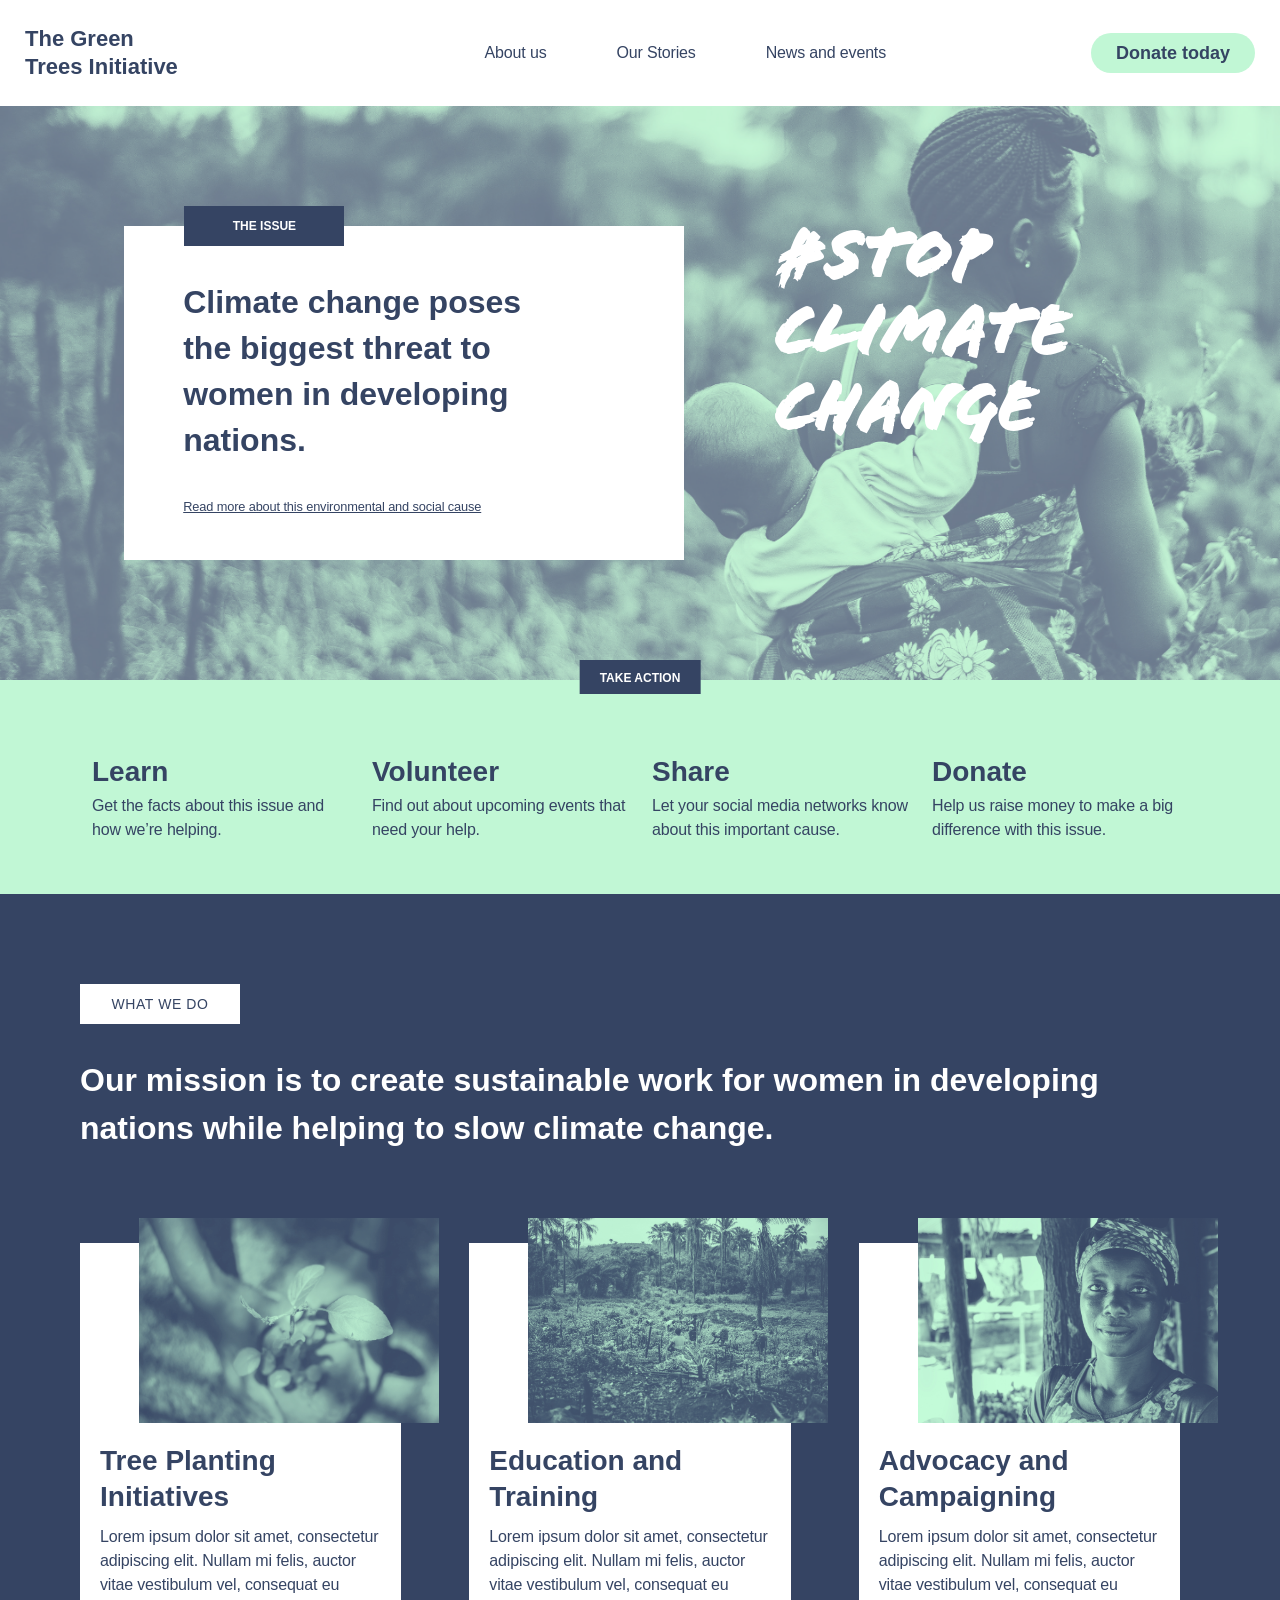
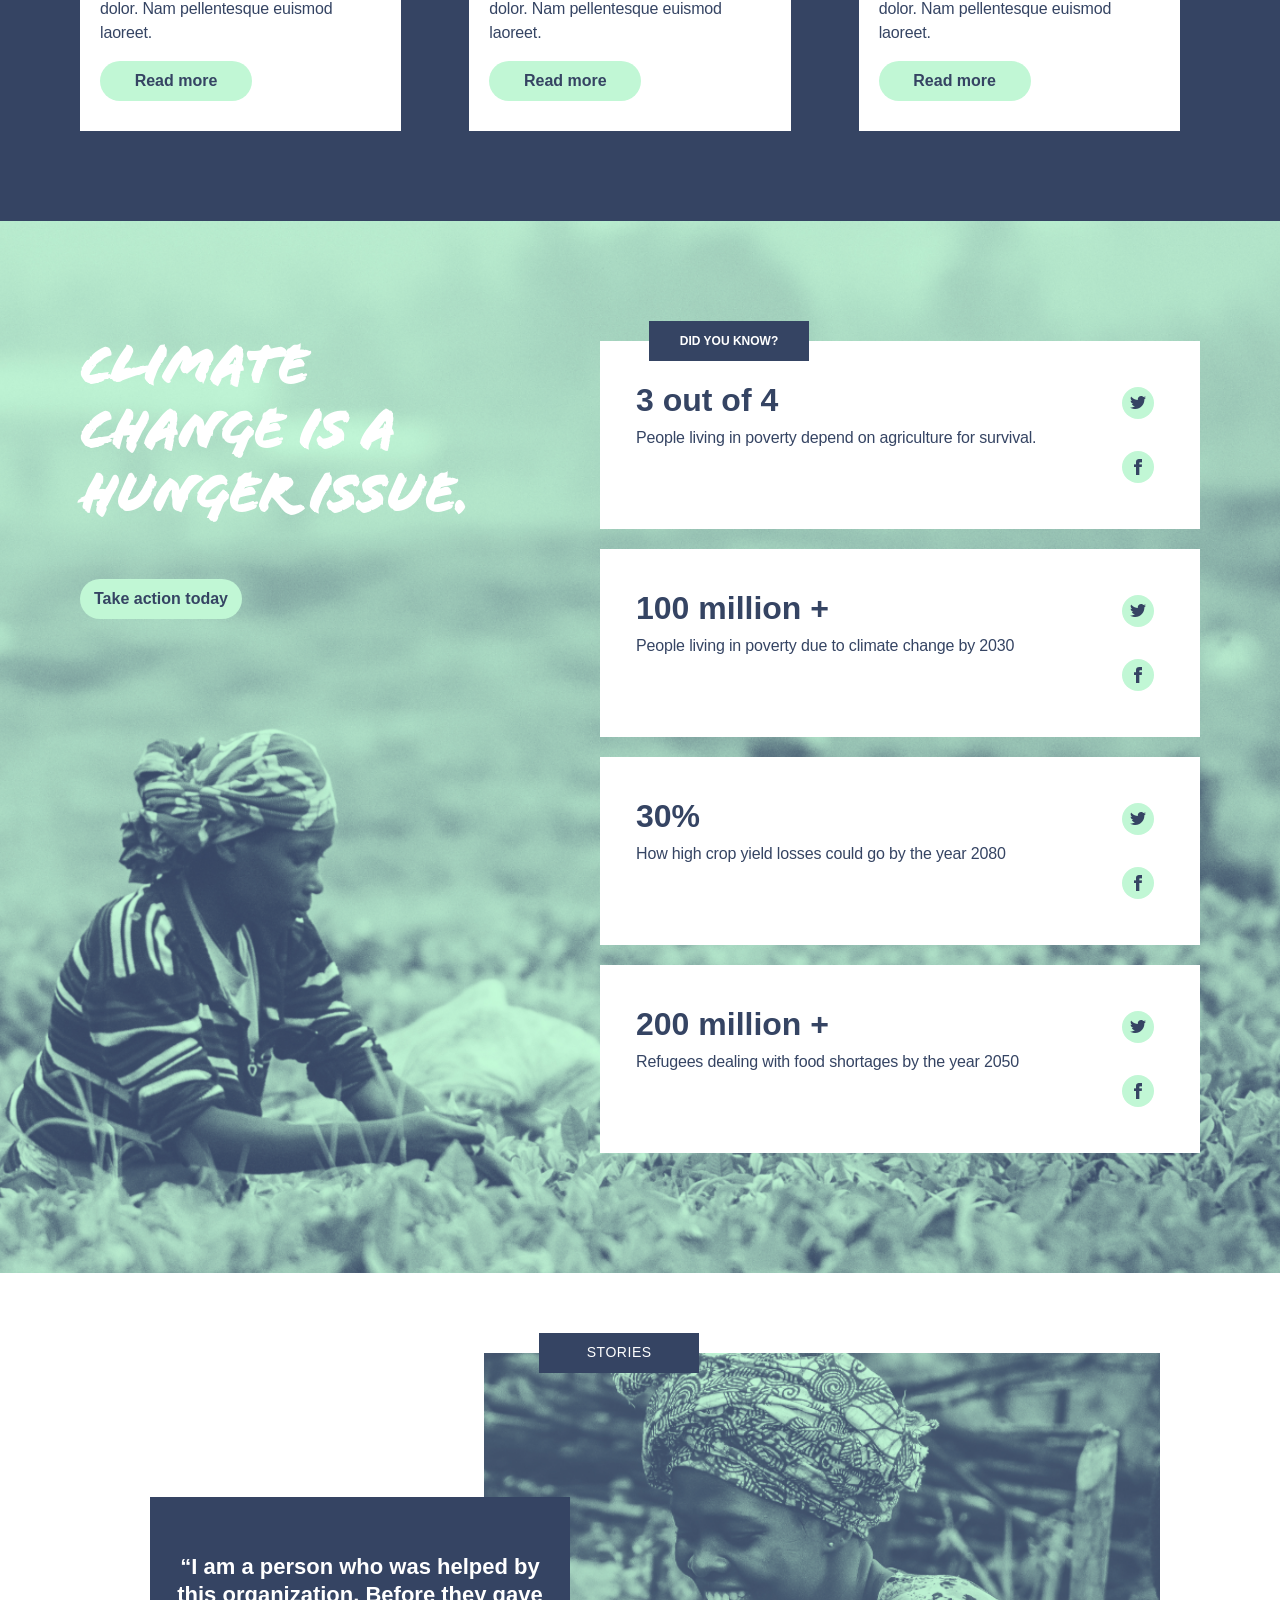
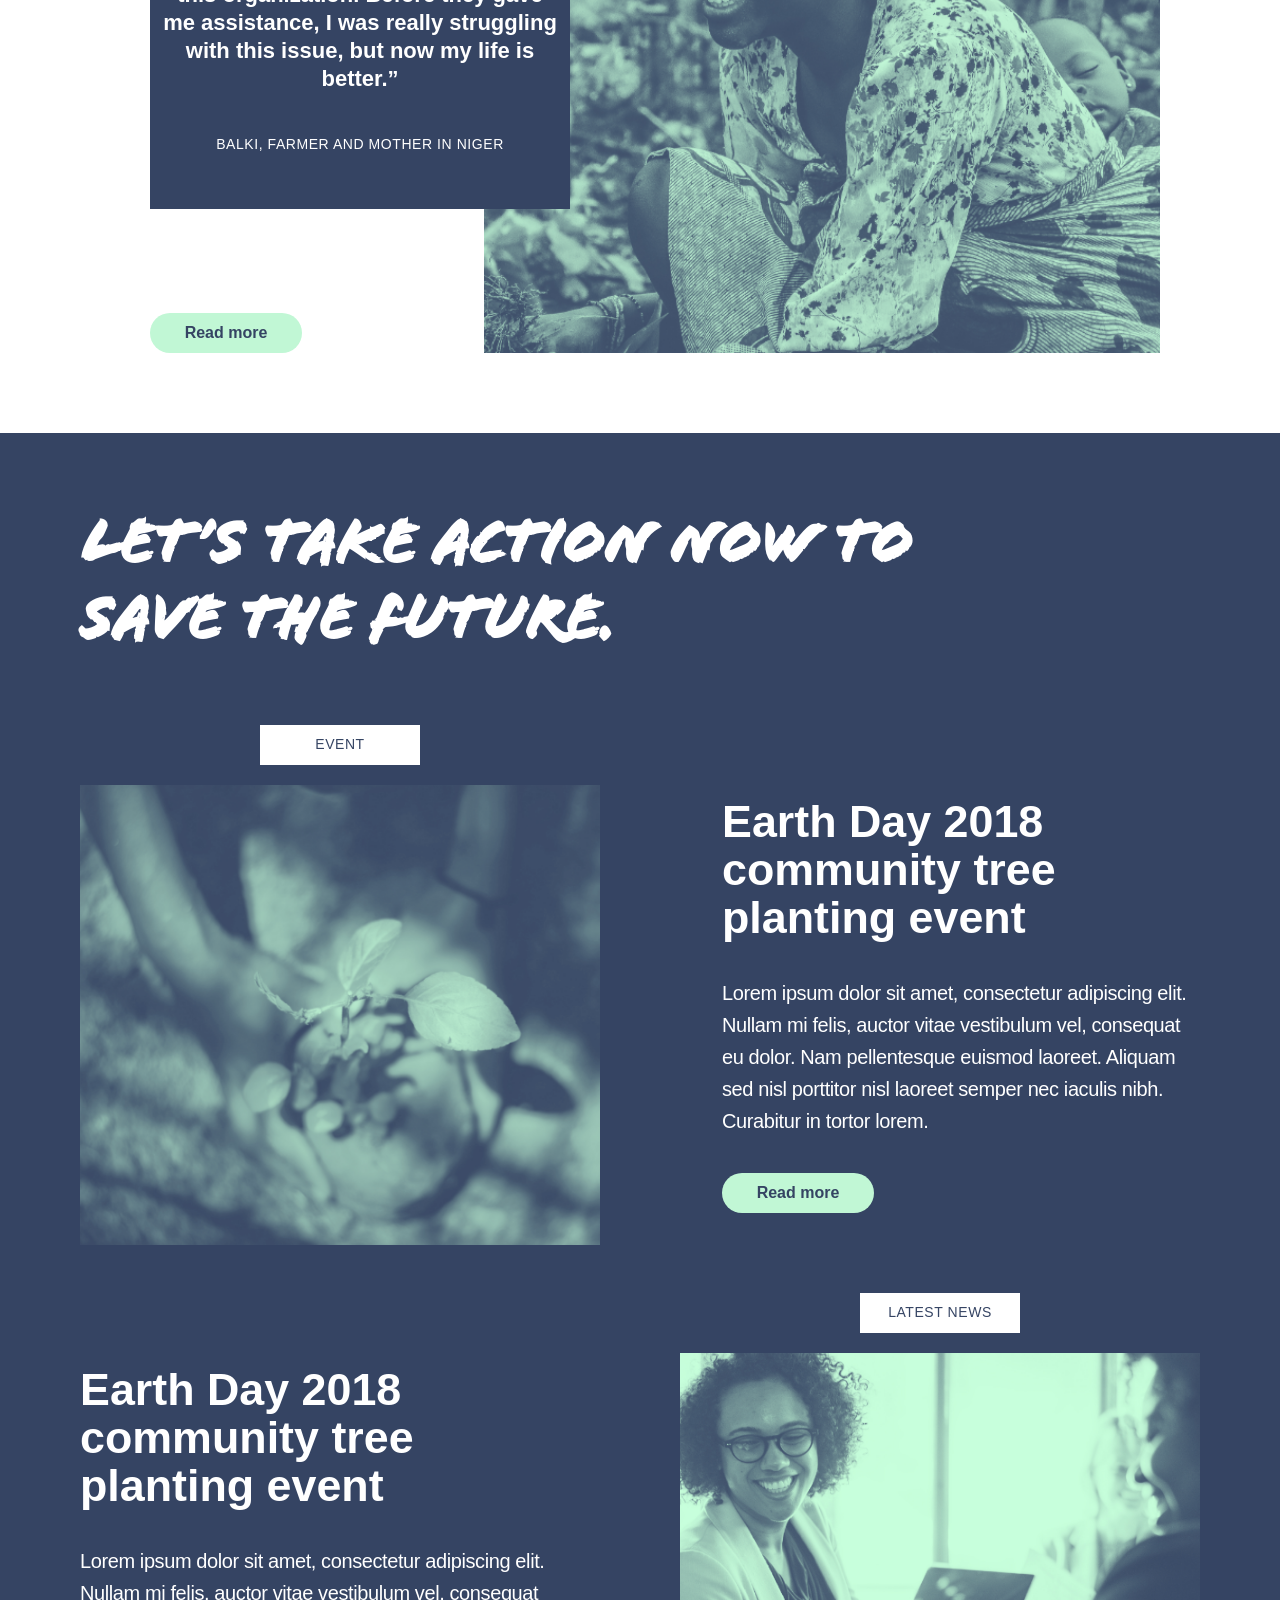
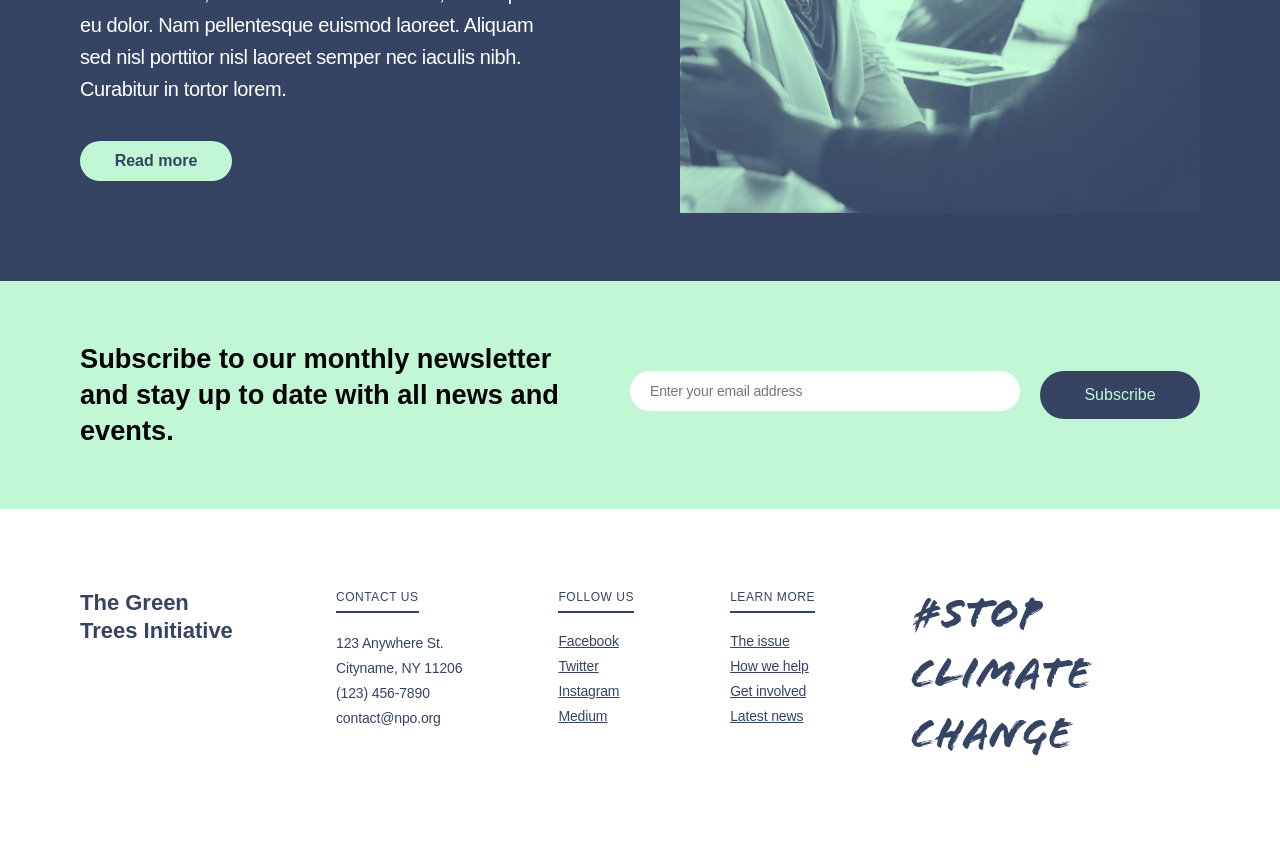
<file: index.html>
<!doctype html>
<html lang="en">
  <head>
    <meta charset="UTF-8" />
    <meta name="viewport" content="width=device-width, initial-scale=1.0" />
    <link rel="stylesheet" href="./main.css" />
    <title>Document</title>
  </head>
  <body>
    <div class="page-container">
      <header class="navbar">
        <div class="top-row">
          <h1 class="logo-name">The Green Trees Initiative</h1>
          <nav class="links">
            <a class="nav-link">About us</a>
            <a class="nav-link">Our Stories</a>
            <a class="nav-link">News and events</a>
          </nav>
        </div>
        <button
          onclick="window.location.href = 'donations.html'"
          class="donate-btn"
        >
          <span class="btn-text">Donate today</span>
        </button>
      </header>

      <section class="banner">
        <div class="banner-top">
          <h1 class="banner-title">#stop climate change</h1>
          <div class="banner-box">
            <div class="lable-1"><span class="lable-text">THE ISSUE</span></div>
            <h3 class="issue-title">
              Climate change poses the biggest threat to women in developing
              nations.
            </h3>
            <p class="issue-text">
              Read more about this environmental and social cause
            </p>
          </div>
        </div>
        <div class="banner-bottom">
          <div class="lable-2"><span class="lable-text">TAKE ACTION</span></div>
          <div class="action">
            <h3 class="action-title">Learn</h3>
            <p class="action-text">
              Get the facts about this issue and how we’re helping.
            </p>
          </div>
          <div class="action">
            <h3 class="action-title">Volunteer</h3>
            <p class="action-text">
              Find out about upcoming events that need your help.
            </p>
          </div>
          <div class="action">
            <h3 class="action-title">Share</h3>
            <p class="action-text">
              Let your social media networks know about this important cause.
            </p>
          </div>
          <div class="action">
            <h3 class="action-title">Donate</h3>
            <p class="action-text">
              Help us raise money to make a big difference with this issue.
            </p>
          </div>
        </div>
      </section>

      <section class="mission">
        <div class="lable-3">
          <span class="lable-text-3">WHAT WE DO</span>
        </div>
        <h1 class="mission-title">
          Our mission is to create sustainable work for women in developing
          nations while helping to slow climate change.
        </h1>
        <div class="intiate-list">
          <div class="intiate">
            <img
              class="intiate-img"
              alt="tree-planting-1"
              src="./assets/home/tree-planting@3x.png"
            />
            <div class="intiate-info">
              <h3 class="intiate-title">Tree Planting Initiatives</h3>
              <p class="intiate-text">
                Lorem ipsum dolor sit amet, consectetur adipiscing elit. Nullam
                mi felis, auctor vitae vestibulum vel, consequat eu dolor. Nam
                pellentesque euismod laoreet.
              </p>
              <button class="read-more-btn">
                <span class="read-more-txt">Read more</span>
              </button>
            </div>
          </div>
          <div class="intiate">
            <img
              class="intiate-img"
              alt="education-training"
              src="./assets/home/education-training@3x.png"
            />
            <div class="intiate-info">
              <h3 class="intiate-title">Education and Training</h3>
              <p class="intiate-text">
                Lorem ipsum dolor sit amet, consectetur adipiscing elit. Nullam
                mi felis, auctor vitae vestibulum vel, consequat eu dolor. Nam
                pellentesque euismod laoreet.
              </p>
              <button class="read-more-btn">
                <span class="read-more-txt">Read more</span>
              </button>
            </div>
          </div>
          <div class="intiate">
            <img
              class="intiate-img"
              alt="advocacy"
              src="./assets/home/advocacy@3x.png"
            />
            <div class="intiate-info">
              <h3 class="intiate-title">Advocacy and Campaigning</h3>
              <p class="intiate-text">
                Lorem ipsum dolor sit amet, consectetur adipiscing elit. Nullam
                mi felis, auctor vitae vestibulum vel, consequat eu dolor. Nam
                pellentesque euismod laoreet.
              </p>
              <button class="read-more-btn">
                <span class="read-more-txt">Read more</span>
              </button>
            </div>
          </div>
        </div>
      </section>

      <section class="change">
        <div>
          <h1 class="change-title">Climate change Is a hunger issue.</h1>
          <button class="change-action-btn">
            <span class="change-action-btn-text">Take action today</span>
          </button>
        </div>
        <div class="change-lists">
          <div class="change-item">
            <div class="lable-1">
              <span class="lable-text">DID YOU KNOW?</span>
            </div>
            <div class="item-info">
              <h1 class="item-title">3 out of 4</h1>
              <p class="item-text">
                People living in poverty depend on agriculture for survival.
              </p>
            </div>
            <div class="social-media-links">
              <div class="media-icon">
                <img
                  alt="twitter"
                  src="./assets/home/iconmonstr-twitter-1@2x.png"
                />
              </div>

              <div class="media-icon">
                <img
                  alt="facebook"
                  src="./assets/home/iconmonstr-facebook-1@2x.png"
                />
              </div>
            </div>
          </div>
          <div class="change-item">
            <div class="item-info">
              <h1 class="item-title">100 million +</h1>
              <p class="item-text">
                People living in poverty due to climate change by 2030
              </p>
            </div>
            <div class="social-media-links">
              <div class="media-icon">
                <img
                  alt="twitter"
                  src="./assets/home/iconmonstr-twitter-1@2x.png"
                />
              </div>

              <div class="media-icon">
                <img
                  alt="facebook"
                  src="./assets/home/iconmonstr-facebook-1.png"
                />
              </div>
            </div>
          </div>
          <div class="change-item">
            <div class="item-info">
              <h1 class="item-title">30%</h1>
              <p class="item-text">
                How high crop yield losses could go by the year 2080
              </p>
            </div>
            <div class="social-media-links">
              <div class="media-icon">
                <img
                  alt="twitter"
                  src="./assets/home/iconmonstr-twitter-1@2x.png"
                />
              </div>

              <div class="media-icon">
                <img
                  alt="facebook"
                  src="./assets/home/iconmonstr-facebook-1@2x.png"
                />
              </div>
            </div>
          </div>
          <div class="change-item">
            <div class="item-info">
              <h1 class="item-title">200 million +</h1>
              <p class="item-text">
                Refugees dealing with food shortages by the year 2050
              </p>
            </div>
            <div class="social-media-links">
              <div class="media-icon">
                <img
                  alt="twitter"
                  src="./assets/home/iconmonstr-twitter-1@2x.png"
                />
              </div>

              <div class="media-icon">
                <img
                  alt="facebook"
                  src="./assets/home/iconmonstr-facebook-1@2x.png"
                />
              </div>
            </div>
          </div>
        </div>
      </section>

      <section class="story">
        <div class="story-image">
          <div class="story-lable">
            <span class="story-lable-text">STORIES</span>
          </div>

          <img src="./assets/home/lady-baby.png" alt="lady baby" />
        </div>
        <div class="story-info">
          <h1 class="story-info-quote">
            “I am a person who was helped by this organization. Before they gave
            me assistance, I was really struggling with this issue, but now my
            life is better.”
          </h1>
          <p class="story-info-person">BALKI, FARMER AND MOTHER IN NIGER</p>
        </div>
        <button class="read-more-btn">
          <span class="read-more-txt">Read more</span>
        </button>
      </section>

      <section class="future">
        <h1 class="future-title">LET’S Take action now to save the future.</h1>
        <div class="future-item-1">
          <div class="future-image">
            <div class="future-lable">
              <span class="future-lable-text">EVENT</span>
            </div>
            <img src="./assets/home/tree-planting.png" alt="lady baby" />
          </div>

          <div class="future-item-info">
            <h1 class="future-item-title">
              Earth Day 2018 community tree planting event
            </h1>

            <p class="future-item-text">
              Lorem ipsum dolor sit amet, consectetur adipiscing elit. Nullam mi
              felis, auctor vitae vestibulum vel, consequat eu dolor. Nam
              pellentesque euismod laoreet. Aliquam sed nisl porttitor nisl
              laoreet semper nec iaculis nibh. Curabitur in tortor lorem.
            </p>

            <button class="read-more-btn">
              <span class="read-more-txt">Read more</span>
            </button>
          </div>
        </div>
        <div class="future-item-2">
          <div class="future-image">
            <div class="future-lable">
              <span class="future-lable-text">LATEST NEWS</span>
            </div>
            <img src="./assets/home/meeting.png" alt="lady baby" />
          </div>

          <div class="future-item-info">
            <h1 class="future-item-title">
              Earth Day 2018 community tree planting event
            </h1>

            <p class="future-item-text">
              Lorem ipsum dolor sit amet, consectetur adipiscing elit. Nullam mi
              felis, auctor vitae vestibulum vel, consequat eu dolor. Nam
              pellentesque euismod laoreet. Aliquam sed nisl porttitor nisl
              laoreet semper nec iaculis nibh. Curabitur in tortor lorem.
            </p>

            <button class="read-more-btn">
              <span class="read-more-txt">Read more</span>
            </button>
          </div>
        </div>
      </section>

      <section class="subscribe">
        <h1 class="subscribe-title">
          Subscribe to our monthly newsletter and stay up to date with all news
          and events.
        </h1>
        <div class="subscribe-section">
          <input
            type="email"
            placeholder="Enter your email address"
            class="subscribe-input"
          />
          <button class="subscribe-btn">
            <span class="subscribe-btn-txt">Subscribe</span>
          </button>
        </div>
      </section>
      <section class="footer">
        <div class="footer-items">
          <div class="footer-logo">
            <h1 class="logo-name">The Green Trees Initiative</h1>
          </div>

          <div class="contact-us">
            <p class="contact-us-title">CONTACT US</p>
            <ul class="contact-list">
              <li class="contact-item">123 Anywhere St.</li>
              <li class="contact-item">Cityname, NY 11206</li>
              <li class="contact-item">(123) 456-7890</li>
              <li class="contact-item">contact@npo.org</li>
            </ul>
          </div>

          <div class="follow-us">
            <h3 class="follow-us-title">FOLLOW US</h3>
            <div class="follow-us-links">
              <p class="follow-link">Facebook</p>
              <p class="follow-link">Twitter</p>
              <p class="follow-link">Instagram</p>
              <p class="follow-link">Medium</p>
            </div>
          </div>

          <div class="learn-more">
            <h3 class="learn-more-title">LEARN MORE</h3>
            <div class="learn-more-links">
              <p class="learn-more-link">The issue</p>
              <p class="learn-more-link">How we help</p>
              <p class="learn-more-link">Get involved</p>
              <p class="learn-more-link">Latest news</p>
            </div>
          </div>
          <div class="footer-tagline">
            <h1 class="footer-tagline-text">#stop climate change</h1>
          </div>
        </div>
      </section>
    </div>
  </body>
</html>
</file>
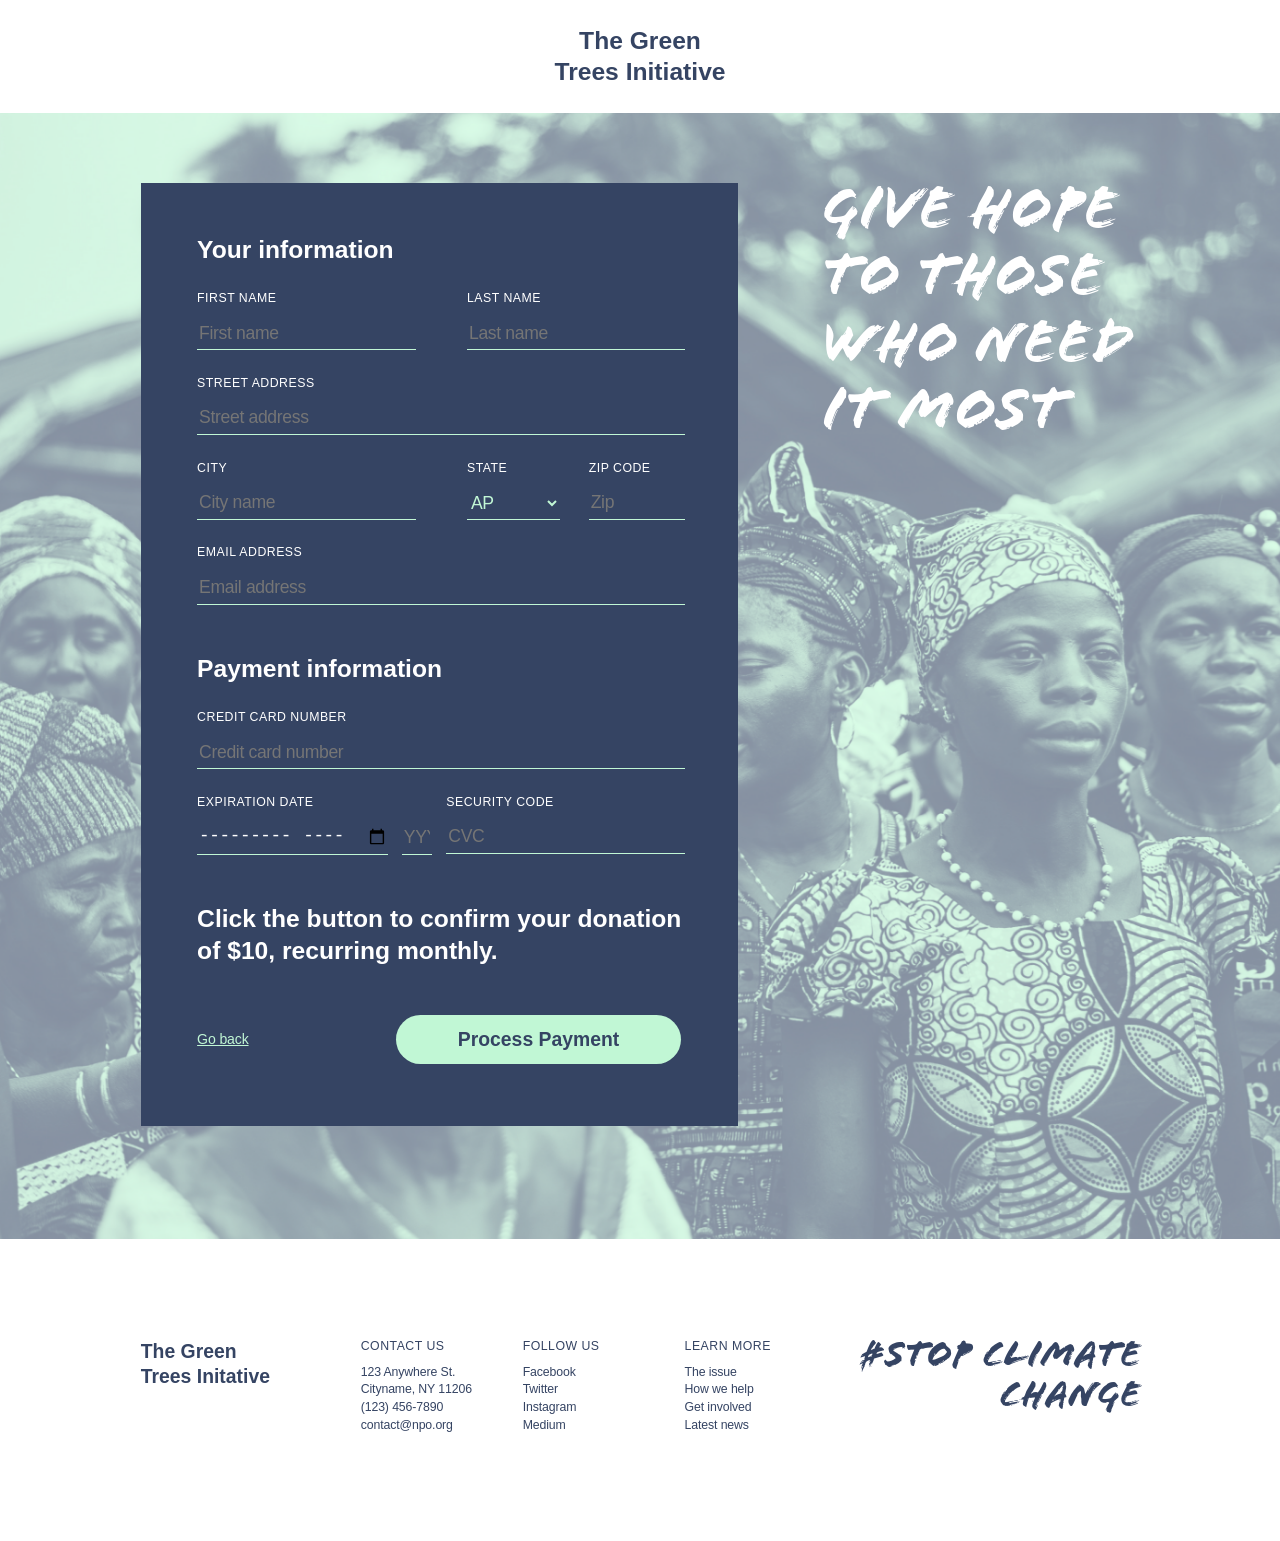
<file: donations.html>
<!DOCTYPE html>
<html lang="en">
<head>
    <meta charset="UTF-8">
    <meta name="viewport" content="width=device-width, initial-scale=1.0">
    <link rel="stylesheet" href="./donations.css">
    <title>Donation</title>
</head>
<body>
    <header>
        <div class="title">The Green Trees Initiative</div>
    </header>
    <div class="background">
        <div class="heading">Give HOPE to those Who need It most</div>
        <div class="container">
            <div class="info">
                <div class="head-title">Your information</div>
                <div class="names">
                    <div class="first-name">
                        <p class="input-name">FIRST NAME</p>
                        <input type="text" placeholder="First name">
                    </div>
                    <div class="last-name">
                        <p class="input-name last-name">LAST NAME</p>
                        <input type="text" placeholder="Last name">
                    </div>
                </div>
                <div class="street">
                    <p class="input-name">STREET ADDRESS</p>
                    <input type="text" placeholder="Street address">
                </div>
                <div class="city-state-zip">
                    <div class="city">
                        <p class="input-name">CITY</p>
                        <input type="text" placeholder="City name">
                    </div>
                    <div class="state-zip">
                        <div class="state">
                            <p class="input-name">STATE</p>
                            <select>
                                <option>AP</option>
                                <option>MP</option>
                                <option>HP</option>
                            </select>
                        </div>
                        <div class="zip">
                            <p  class="input-name zip-code">ZIP CODE</p>
                            <input type="text" placeholder="Zip">
                        </div>
                    </div>
                </div>
                <div class="email">
                    <p class="input-name">EMAIL ADDRESS</p>
                    <input type="text" placeholder="Email address">
                </div>
            </div>
            <div class="pay">
                <div class="head-title">Payment information</div>
                <div class="credit">
                    <p class="input-name">CREDIT CARD NUMBER</p>
                    <input type="text" placeholder="Credit card number">
                </div>
                <div class="date-code">
                    <div class="date">
                        <p class="input-name">EXPIRATION DATE</p>
                        <div class="month-year">
                            <input type="month" placeholder="MM">
                            <input type="text" placeholder="YYYY">
                        </div>
                    </div>
                    <div class="code">
                        <p class="input-name">SECURITY CODE</p>
                        <input type="text" placeholder="CVC">
                    </div>
                </div>
            </div>
            <div class="tail">
                Click the button to confirm your donation of $10, recurring monthly.
            </div>
            <div class="button-go">
                <button>Process Payment</button>
                <a href="./index.html">Go back</a>
            </div>
        </div>
    </div>
    <footer>
        <div class="footer-flex">
            <div class="green-head">The Green Trees Initative</div>
            <div class="contact">
                <p class="footer-flex-up">CONTACT US</p>
                <p class="footer-flex-down">123 Anywhere St.</p>
                <p class="footer-flex-down">Cityname, NY 11206</p> 
                <p class="footer-flex-down">(123) 456-7890</p> 
                <p class="footer-flex-down">contact@npo.org</p>
            </div>
            <div class="follow">
                <p class="footer-flex-up">FOLLOW US</p>
                <p class="footer-flex-down underline">Facebook</p> 
                <p class="footer-flex-down underline">Twitter</p>
                <p class="footer-flex-down underline">Instagram</p>
                <p class="footer-flex-down underline">Medium</p>
            </div>
            <div class="learn">
                <p class="footer-flex-up">LEARN MORE</p>
                <p class="footer-flex-down underline">The issue</p>
                <p class="footer-flex-down underline">How we help</p>
                <p class="footer-flex-down underline">Get involved</p>
                <p class="footer-flex-down underline">Latest news</p>
            </div>
            <div class="stop-climate-change">
                #STOP CLIMATE CHANGE
            </div>
        </div>
        
    </footer>
</body>
</html>
</file>
<file: main.css>
@font-face {
  font-family: Flood;
  src: url("./assets/Flood-Std-Regular.otf");
}

body {
  margin: 0;
}
* {
  box-sizing: border-box;
}
.page-container {
  max-width: 1440px;
  width: 100%;
  margin: 0 auto;
}

.navbar {
  display: flex;
  flex-direction: column;
  padding: 25px;
}

.top-row {
  display: flex;
  justify-content: space-between;
  align-items: center;
  margin-bottom: 20px;
}

.links {
  display: flex;
  flex-direction: column;
  gap: 10px;
}

.nav-link {
  font-family: Helvetica;
  font-weight: 300;
  font-variant: normal;
  font-size: 0.85rem;
  color: #354463;
  line-height: 20px;
  letter-spacing: -0.14px;
}

.logo-name {
  font-style: normal;
  font-variant: normal;
  font-weight: bold;
  font-size: 1.125rem;
  line-height: 22px;
  font-family: Helvetica;
  color: #354463;
  width: 130px;
}

.donate-btn {
  background-color: #c1f7d5;
  border: none;
  border-radius: 100px;
  width: 100%;
  width: 312px;
  height: 40px;
  align-self: center;
}

.btn-text {
  font-family: Helvetica;
  color: #354463;
  font-weight: bold;
  font-size: 1.125rem;
}

.banner {
  display: flex;
  flex-direction: column;
}
.banner-top {
  background-image: url("./assets/home/annie-spratt-real.png");
  background-size: cover;
  background-position: center;
  background-repeat: no-repeat;
  display: flex;
  min-width: 320px;
  flex-direction: column;
  align-items: flex-start;
  padding-bottom: 2rem;
}

.banner-title {
  font-size: 2.75rem;
  font-family: Flood;
  color: #ffffff;
  line-height: 46px;
  margin: 2rem 0 0 2rem;
  width: 180px;
}

.banner-box {
  background-color: #ffffff;
  width: 280px;
  padding: 30px 20px;
  margin-top: 240px;
  align-self: center;
  position: relative;
  text-align: center;
}

.lable-1 {
  background-color: #354463;
  width: 160px;
  height: 40px;

  display: flex;
  justify-content: center;
  align-items: center;

  position: absolute;
  top: -20px;
  left: 50%;
  transform: translateX(-50%);
}

.lable-text {
  color: white;
  font-family: Helvetica;
  font-size: 0.75rem;
  font-weight: bold;
}

.issue-title {
  margin-top: 1.5rem;
  text-align: center;
  color: #354463;
  font-family: Helvetica;
  line-height: 28px;
  font-weight: bold;
  font-size: 1.375rem;
}

.issue-text {
  margin-top: 1rem;
  text-align: center;
  text-decoration: underline;
  color: #354463;
  letter-spacing: -0.14px;
  line-height: 24px;
  font-family: Helvetica;
  font-weight: lighter;
  font-size: 0.825rem;
}

.banner-bottom {
  background-color: #c1f7d5;
  display: flex;
  flex-wrap: wrap;
  position: relative;
  padding: 20px 20px;
}

.lable-2 {
  position: absolute;
  top: -20px;
  left: 50%;
  transform: translateX(-50%);
  background-color: #354463;
  color: white;
  padding: 8px 20px;
}

.action {
  width: 50%;
  padding: 12px;
  box-sizing: border-box;
}

.action-title {
  color: #354463;
  font-family: Helvetica;
  font-weight: bold;
  font-size: 1.125rem;
  margin-bottom: 10px;
}

.action-text {
  color: #354463;
  font-family: Helvetica;
  letter-spacing: -0.14px;
  line-height: 20px;
  font-size: 0.875rem;
  margin: 0;
}

.mission {
  background-color: #354463;
  display: flex;
  flex-direction: column;
  padding: 25px;
}

.lable-3 {
  background-color: #ffffff;
  width: 160px;
  height: 40px;
  display: flex;
  justify-content: center;
  align-items: center;
  align-self: center;
}
.lable-text-3 {
  color: #354463;
  font-size: 0.875rem;
  letter-spacing: 0.56px;
  line-height: 17px;
  font-family: Helvetica;
}
.mission-title {
  color: #ffffff;
  font-size: 1.375rem;
  line-height: 28px;
  text-align: center;
  margin-top: 2rem;
  padding-bottom: 1rem;
  font-family: Helvetica;
  font-weight: bold;
}

.intiate {
  position: relative;
  margin-top: 3rem;
}

.intiate-info {
  background-color: #ffffff;
  display: flex;
  flex-direction: column;
  justify-content: center;
  align-items: center;
  padding: 110px 20px 30px;
}

.intiate-img {
  width: 100%;
  height: 176px;
  position: absolute;
  padding-top: 25px;
  top: -50px;
  left: 50%;
  transform: translateX(-50%);
}

.intiate-title {
  font-family: Helvetica;
  font-weight: bold;
  font-size: 1.125rem;
  color: #354463;
  line-height: 10px;
  padding-top: 40px;
}

.intiate-text {
  font-family: Helvetica;
  letter-spacing: -0.14px;
  width: 240px;
  line-height: 20px;
  color: #354463;
  font-size: 0.875rem;
  text-align: center;
}

.read-more-btn {
  background-color: #c1f7d5;
  border: none;
  border-radius: 100px;
  width: 152px;
  height: 40px;
}

.read-more-txt {
  color: #354463;
  font-family: Helvetica;
  font-weight: bold;
  font-size: 1rem;
  line-height: 20px;
}

.change {
  background-image: url("./assets/home/Did\ you\ know\ real.png");
  background-size: cover;
  background-repeat: no-repeat;
  background-origin: padding-box;
  min-width: 320px;
  display: flex;
  flex-direction: column;
  padding-top: 64px;
  padding-left: 32px;
  padding-right: 32px;
  padding-bottom: 40px;
}

.change-title {
  font-family: Flood;
  color: #ffffff;
  font-size: 2.75rem;
  line-height: 44px;
}

.change-action-btn {
  background-color: #c1f7d5;
  border: none;
  border-radius: 100px;
  width: 162px;
  height: 40px;
}

.change-action-btn-text {
  color: #354463;
  font-family: Helvetica;
  font-weight: bold;
  font-size: 1rem;
  line-height: 20px;
}

.change-lists {
  display: flex;
  flex-direction: column;
  gap: 30px;
  margin-top: 5rem;
}

.change-item {
  display: flex;
  position: relative;
  background-color: #ffffff;
  padding: 24px;
  gap: 10px;
}

.item-info {
  display: flex;
  flex-direction: column;
  gap: 0.5rem;
  justify-content: flex-start;
}

.item-title {
  margin-top: 0.8rem;
  margin-bottom: 0.5rem;
  color: #354463;
  font-size: 1.375rem;
  font-weight: bold;
  line-height: 28px;
  font-family: Helvetica;
}

.item-text {
  margin: 0;
  color: #354463;
  font-family: Helvetica;
  font-weight: 100;
  letter-spacing: -0.14px;
  line-height: 20px;
  font-size: 0.875rem;
}

.social-media-links {
  display: flex;
  flex-direction: column;
  justify-content: space-evenly;
}

.media-icon {
  width: 2rem;
  height: 2rem;
  background: #c1f7d5;
  display: flex;
  justify-content: center;
  align-items: center;
  border-radius: 100%;
}

.media-icon img {
  width: 1rem;
  height: 1rem;
  object-fit: contain;
}

.story {
  padding: 56px 32px;
  display: flex;
  flex-direction: column;
  align-items: center;
  gap: 2rem;
}

.story-image {
  width: 312px;
  height: 312px;
  position: relative;
}

.story-image img {
  width: 100%;
  height: 100%;
  object-fit: cover;
  display: block;
}

.story-lable {
  background-color: #354463;
  width: 160px;
  height: 40px;

  display: flex;
  justify-content: center;
  align-items: center;

  position: absolute;
  top: -20px;
  left: 50%;
  transform: translateX(-50%);
}

.story-lable-text {
  color: white;
  font-family: Helvetica;
  font-size: 0.875rem;
  letter-spacing: 0.56px;
  line-height: 17px;
}

.story-info {
  width: 312px;
  height: 312px;
  background: #354463;

  display: flex;
  flex-direction: column;
  justify-content: center;
  align-items: center;
  text-align: center;
  padding: 10px;
  box-sizing: border-box;
}

.story-info-quote {
  color: white;
  font-family: Helvetica;
  font-size: 1.25rem;
  line-height: 28px;
  margin: 0 0 1rem 0;
}

.story-info-person {
  color: #ffffff;
  font-family: Helvetica;
  font-size: 0.6875rem;
  letter-spacing: 1px;
  margin: 0;
}

.future {
  background-color: #354463;
  display: flex;
  flex-direction: column;
  align-items: center;
  gap: 2rem;
  padding: 40px 20px;
}

.future-title {
  margin: 0;
  text-transform: uppercase;
  color: #ffffff;
  font-size: 2.75rem;
  text-align: center;
  font-family: Flood;
  width: 312px;
}

.future-image {
  width: 312px;
  height: 312px;
  position: relative;
}

.future-image img {
  width: 100%;
  height: 100%;
  object-fit: cover;
  display: block;
}

.future-lable {
  background-color: #ffffff;
  width: 160px;
  height: 40px;

  display: flex;
  justify-content: center;
  align-items: center;

  position: absolute;
  top: -20px;
  left: 50%;
  transform: translateX(-50%);
}

.future-lable-text {
  color: #354463;
  font-family: Helvetica;
  font-size: 0.875rem;
  letter-spacing: 0.56px;
  line-height: 17px;
}

.future-item-1 {
  display: flex;
  flex-direction: column;
  gap: 1rem;
  align-items: center;
  margin-bottom: 20px;
  padding-top: 40px;
}
.future-item-2 {
  display: flex;
  flex-direction: column;
  gap: 1rem;
  align-items: center;
  margin-bottom: 20px;
  padding-top: 40px;
}

.future-item-title {
  margin: 0;
  text-align: center;
  font-size: 1.375rem;
  color: #ffffff;
  font-weight: bold;
  line-height: 28px;
  padding-left: 30px;
  font-family: Helvetica;
  padding-right: 30px;
}
.future-item-text {
  color: #ffffff;
  letter-spacing: -0.14px;
  font-size: 0.875rem;
  line-height: 20px;
  padding-left: 40px;
  padding-right: 40px;
  font-family: Helvetica;
  text-align: center;
}
.future-item-info {
  display: flex;
  flex-direction: column;
  gap: 1rem;
  align-items: center;
}

.subscribe {
  background-color: #c1f7d5;
  display: flex;
  flex-direction: column;
  gap: 1rem;
  padding: 36px 32px;
}
.subscribe-title {
  margin: 0;
  text-align: left;
  font-family: Helvetica;
  font-size: 1.375rem;
  line-height: 28px;
  font-weight: bold;
}

.subscribe-section {
  display: flex;
  gap: 1rem;
  justify-content: flex-start;
}

.subscribe-input {
  border: none;
  flex: 1;
  min-width: 150px;
  height: 40px;
  border-radius: 100px;
  text-align: center;
  font-family: Helvetica;
  font-size: 0.875rem;
  letter-spacing: -0.14px;
  line-height: 20px;
}

.subscribe-btn {
  border: none;
  width: 112px;
  height: 40px;
  border-radius: 100px;
  background-color: #354463;
}
.subscribe-btn-txt {
  color: #c1f7d5;
  font-size: 1rem;
  font-family: Helvetica;
  line-height: 19px;
}

.footer {
  padding: 50px 30px;
  display: flex;
  flex-direction: column;
  gap: 30px;
}

.footer-items {
  display: grid;
  grid-template-columns: 1fr 1fr;
  gap: 30px 25px;
}

.logo-name {
  margin: 0;
  font-size: 1.125rem;
  font-family: Helvetica;
  font-size: 1.125rem;
  width: 120px;
}

.contact-us {
  display: flex;
  flex-direction: column;
  align-items: flex-start;
  margin-bottom: 30px;
}
.footer-logo {
  margin-bottom: 30px;
}

.contact-us-title {
  margin: 0;
  font-size: 0.6875rem;
  letter-spacing: 0.44px;
  line-height: 13px;
  color: #354463;
  font-family: Helvetica;
}

.contact-list {
  list-style: none;
  padding: 0;
  margin: 8px 0 0 0;
  display: flex;
  flex-direction: column;
  gap: 5px;
}

.contact-item {
  font-family: Helvetica;
  font-size: 0.875rem;
  color: #354463;
  letter-spacing: -0.14px;
  line-height: 15px;
  font-weight: lighter;
}

.follow-us {
  display: flex;
  flex-direction: column;
  gap: 6px;
}

.follow-us-title {
  margin: 0;
  font-size: 0.6875rem;
  letter-spacing: 0.44px;
  line-height: 13px;
  color: #354463;
  font-family: Helvetica;
  font-weight: normal;
}

.follow-us-links {
  display: flex;
  flex-direction: column;
  gap: 5px;
}
.follow-link {
  margin: 0;
  text-decoration: underline;
  font-weight: 300;
  letter-spacing: -0.14px;
  line-height: 15px;
  font-family: Helvetica;
  font-size: 0.875rem;
  color: #354463;
}

.footer-small-title {
  margin: 0;
  font-size: 0.9rem;
}

.learn-more {
  display: flex;
  flex-direction: column;
  gap: 6px;
}

.learn-more-title {
  margin: 0;
  font-family: Helvetica;
  font-weight: normal;
  font-size: 0.6875rem;
  color: #354463;
  letter-spacing: 0.44px;
  line-height: 13px;
}

.learn-more-links {
  display: flex;
  flex-direction: column;
  gap: 5px;
}

.learn-more-link {
  margin: 0;
  text-decoration: underline;
  font-size: 0.875rem;
  font-family: Helvetica;
  font-weight: 300;
  color: #354463;
  letter-spacing: -0.14px;
  line-height: 15px;
}

.footer-tagline {
  grid-column: 2;
  justify-self: end;
  width: 180px;
  margin-top: 30px;
}

.footer-tagline-text {
  font-family: Flood;
  margin: 0;

  font-size: 2.75rem;
  font-weight: normal;
  line-height: 46px;
  color: #354463;
}

/* tablet view media query */

@media (min-width: 480px) and (max-width: 1023px) {
  .navbar {
    flex-direction: row;
    align-items: center;
    justify-content: space-between;
    padding-bottom: 10px;
    padding-top: 20px;
  }
  .top-row {
    display: flex;
    flex-direction: column;
    align-items: flex-start;
    gap: 10px;
    margin-bottom: 10px;
    margin-left: 20px;
  }
  .links {
    flex-direction: row;
    gap: 20px;
  }
  .nav-link {
    font-size: 1rem;
    line-height: 20px;
    letter-spacing: -0.14px;
  }
  .logo-name {
    min-width: 150px;
    line-height: 28px;
    font-size: 1.17rem;
  }
  .donate-btn {
    max-width: 160px;
    height: 48px;
  }
  .banner-top {
    background-image: url("./assets/home/annie-spratt-135307-unsplash-tablet.png");
  }
  .banner-box {
    margin-top: 130px;
    width: 550px;
    margin-bottom: 60px;
  }
  .banner-title {
    margin-top: 80px;
    margin-left: 4rem;
  }
  .issue-title {
    font-size: 2rem;
    text-align: left;
    line-height: 46px;
    max-width: 420px;
    padding-left: 30px;
  }
  .lable-1 {
    left: 20%;
  }
  .issue-text {
    text-align: left;
    padding-left: 30px;
    font-size: 1rem;
  }
  .banner-bottom {
    padding-top: 40px;
    padding-bottom: 40px;
    padding-left: 40px;
    padding-right: 0;
  }
  .action-title {
    font-size: 1.4rem;
    line-height: 28px;
  }
  .action-text {
    font-size: 1rem;
    letter-spacing: -0.16px;
    line-height: 24px;
    max-width: 240px;
  }
  .lable-2 {
    padding: 14px 35px;
    left: 46%;
  }

  .mission {
    padding: 40px;
  }
  .lable-3 {
    text-align: left;
    align-self: flex-start;
  }
  .mission-title {
    font-size: 2.1rem;
    text-align: left;
    max-width: 640px;
    line-height: 46px;
    margin-bottom: 70px;
  }
  .intiate {
    position: relative;
    display: flex;
    align-items: flex-start;
    padding: 0 40px 40px 40px;
    background-color: #ffffff;
    margin-top: 0;
    margin-bottom: 50px;
  }

  .intiate-img {
    width: 288px;
    height: 200px;
    position: absolute;
    top: -50px;
    left: 25%;
  }

  .intiate-info {
    flex-direction: column;
    align-items: flex-start;
    justify-content: flex-start;
    text-align: left;
    padding: 0 40px 30px 320px;
  }
  .intiate-title {
    padding-top: 10px;
    align-self: flex-start;
    font-size: 1.375rem;
    line-height: 28px;
    width: 144px;
    margin-bottom: 0px;
  }
  .intiate-text {
    text-align: left;
    font-size: 1rem;
    letter-spacing: -0.16px;
    line-height: 24px;
    font-weight: lighter;
  }
  .intiate .read-more-btn {
    position: absolute;
    left: 165px;
    top: 185px;
    width: 156px;
    margin-top: 10px;
  }
  .read-more-txt {
    font-size: 1.125rem;
    line-height: 22px;
  }
  .change {
    background-image: url("./assets/home/Did\ you\ know\ background-tablet.png");
    flex-direction: row;
    display: flex;
    flex-direction: row;
    align-items: flex-start;
    gap: 40px;
    padding-left: 40px;
  }

  .change > div:first-child {
    flex: 1;
  }

  .change-lists {
    flex: 1.5;
    margin-top: 0;
  }

  .change-item .lable-1 {
    top: -20px;
    left: 24%;
  }
  .item-title {
    font-size: 2rem;
    line-height: 20px;
  }
  .item-text {
    letter-spacing: -0.16px;
    font-size: 1rem;
    line-height: 24px;
    font-weight: lighter;
  }
  .story-image {
    width: 576px;
    height: 568px;
    position: relative;
  }
  .story-lable {
    left: 25%;
  }
  .story {
    position: relative;
    margin-bottom: 300px;
  }

  .story-info {
    width: 576px;
    height: 287px;
    position: absolute;
    top: 560px;
    left: 150px;
    padding: 20px 40px 40px 40px;
  }
  .story .read-more-btn {
    position: absolute;
    top: 870px;
    left: 150px;
  }
  .story-info-quote {
    text-align: left;
  }
  .story-info-person {
    align-self: flex-start;
    font-size: 0.875rem;
  }

  .future {
    padding-top: 50px;
  }
  .future-title {
    width: 518px;
    align-self: flex-start;
    text-align: left;
  }

  .future-item-1 {
    flex-direction: row;
    padding-top: 0;
  }

  .future-image {
    flex: 0 0 320px;
    height: 320px;
    position: relative;
  }
  .future-lable {
    position: absolute;
    top: -20px;
    left: 450px;
  }

  .future-item-info {
    flex: 1;
    max-width: 500px;
    position: relative;
    padding-top: 40px;
  }

  .future-item-2 {
    flex-direction: row-reverse;
    padding-top: 0;
  }
  .future-item-2 .future-lable {
    left: auto;
    right: 450px;
  }
  .future-item-title {
    text-align: left;
    font-size: 1.75rem;
    line-height: 36px;
    margin-top: 80px;
    padding-left: 35px;
  }
  .future-item-text {
    text-align: left;
    font-size: 1rem;
    letter-spacing: -0.16px;
    line-height: 24px;
  }
  .future-item-info .read-more-btn {
    align-self: flex-start;
    margin-left: 40px;
  }

  .subscribe {
    padding: 3.8125rem 4rem 3.9375rem;
  }
  .subscribe-title {
    width: 70%;
    margin-bottom: 20px;
  }
  .subscribe-section input {
    width: 64%;
    text-align: left;
    padding-left: 1.875rem;
    margin-right: 3%;
  }
  .subscribe-btn {
    width: 25%;
  }

  .footer {
    padding: 3.75rem 4.6875rem 3.3125rem 4rem;
  }
  .footer-items {
    grid-template-columns: 1fr 1fr 1fr;
    grid-template-rows: 1fr 1fr;
  }
  .learn-more {
    grid-column: 2;
  }
  .footer-tagline {
    grid-column: 3;
    text-align: left;
  }
  .footer-logo {
    width: 9.5625rem;
    font-size: 1.375rem;
    line-height: 1.75rem;
  }
}

@media (min-width: 1024px) {
  .navbar {
    flex-direction: row;
    align-items: center;
    justify-content: space-between;
  }

  .top-row {
    display: flex;
    align-items: center;
    gap: 40px;
    margin-bottom: 0;
    width: 70%;
  }

  .links {
    flex-direction: row;
    gap: 70px;
  }

  .donate-btn {
    width: auto;
    padding: 0 25px;
    align-self: auto;
  }
  .logo-name {
    width: 160px;
  }
  .nav-link {
    font-size: 1rem;
    letter-spacing: -0.16px;
    line-height: 24px;
    text-align: left;
  }
  .banner-top {
    background-image: url("./assets/home/annie-spratt-desktop.png");
    flex-direction: row-reverse;
    align-items: flex-start;
    padding: 120px 80px;
    gap: 90px;
  }
  .banner-title {
    width: 38%;
    margin: 0;
    font-size: 4.5rem;
    line-height: 76px;
  }

  .banner-box {
    margin-top: 0;
    width: 50%;
    align-self: flex-start;
    text-align: left;
    padding: 1.8rem;
  }
  .lable-1 {
    left: 25%;
  }
  .issue-text {
    text-align: left;
    padding-left: 30px;
    font-size: 0.8rem;
  }
  .issue-title {
    font-size: 2rem;
    text-align: left;
    line-height: 46px;
    max-width: 420px;
    padding-left: 30px;
  }
  .banner-bottom {
    flex-direction: row;
    padding: 40px 80px;
  }
  .action {
    width: 25%;
  }
  .action-title {
    font-size: 1.75rem;
    line-height: 1.5rem;
  }
  .action-text {
    font-size: 1rem;
    line-height: 1.5rem;
    letter-spacing: -0.01rem;
  }
  .mission {
    padding: 90px 80px;
  }
  .lable-3 {
    align-self: flex-start;
  }
  .mission-title {
    text-align: left;
    font-size: 2rem;
    line-height: 3rem;
    text-align: left;
  }
  .intiate-list {
    display: flex;
    gap: 3rem;
    align-items: stretch;
  }

  .intiate {
    flex: 1;
    display: flex;
    flex-direction: column;
    margin-right: 20px;
  }
  .intiate-img {
    width: 300px;
    height: 230px;
    object-fit: cover;
    left: 65%;
  }
  .intiate-info {
    flex: 1;
    display: flex;
    flex-direction: column;
  }
  .intiate-title {
    text-align: left;
    font-size: 1.75rem;
    line-height: 2.25rem;
    margin-bottom: 10px;
    margin-top: 50px;
  }
  .intiate-text {
    width: auto;
    text-align: left;
    font-size: 1rem;
    line-height: 1.5rem;
    letter-spacing: -0.01rem;
    margin-top: 0;
  }
  .read-more-btn {
    align-self: flex-start;
    margin-top: auto;
  }
  .change {
    background-image: url("./assets/home/Did\ you\ know\ background-desktop.png");
    flex-direction: row;
    display: flex;
    flex-direction: row;
    align-items: flex-start;
    justify-content: space-between;
    padding: 120px 80px;
    gap: 120px;
  }

  .change > div:first-child {
    flex: 1;
  }
  .change-title {
    font-size: 3.5rem;
    line-height: 4rem;
    margin-top: 0;
  }

  .change-lists {
    flex: 1.5;
    margin-top: 0;
    gap: 20px;
  }

  .change-item .lable-1 {
    top: -20px;
    left: 21.5%;
  }
  .change-item {
    display: flex;
    align-items: flex-start;
  }

  .item-info {
    flex: 1;
  }

  .social-media-links {
    display: flex;
    flex-direction: column;
    gap: 12px;
    margin-left: auto;
  }
  .item-title {
    font-size: 2rem;
    line-height: 20px;
  }
  .item-text {
    letter-spacing: -0.16px;
    font-size: 1rem;
    line-height: 24px;
    font-weight: lighter;
  }
  .change-item {
    padding: 36px;
    gap: 60px;
  }
  .media-icon {
    margin: 10px;
  }
  .story {
    flex-direction: row-reverse;
    padding: 80px;
    position: relative;
    max-width: 1200px;
    margin: 0 auto;
  }
  .story-image {
    width: 65%;
    position: relative;
    max-width: 680px;
    height: auto;
  }
  .story-info {
    position: absolute;
    left: 110px;
    width: 38%;
    max-width: 420px;
  }
  .story-lable {
    left: 20%;
  }
  .story-info-quote {
    font-size: 1.375rem;
    line-height: 1.75rem;
    margin-bottom: 2.6875rem;
  }
  .story-info-person {
    font-size: 0.875rem;
    line-height: 1.0625rem;
    letter-spacing: 0.035rem;
  }
  .story .read-more-btn {
    position: absolute;
    align-self: flex-end;
    left: 110px;
  }
  .future {
    padding: 80px;
  }
  .future-title {
    display: flex;
    align-self: flex-start;
    font-size: 4rem;
    line-height: 4.75rem;
    text-align: left;
    width: 80%;
  }
  .future-item-1 {
    flex-direction: row;
    gap: 122px;
  }
  .future-item-2 {
    flex-direction: row-reverse;
    gap: 122px;
  }

  .future-image {
    width: 520px; /* bigger image */
    max-width: 100%; /* prevents overflow when screen shrinks */
    height: 460px;
    margin-top: 0;
    flex-shrink: 0;
  }

  .future-image img {
    width: 100%;
    height: 100%;
    object-fit: cover;
  }
  .future-item-title {
    text-align: left;
    font-size: 2.8rem;
    line-height: 3rem;
    margin-top: 60px;
    padding-left: 0;
  }
  .future-item-text {
    text-align: left;
    padding: 0;
    font-size: 1.25rem;
    line-height: 2rem;
    letter-spacing: -0.025rem;
  }
  .future-lable {
    position: relative;
    display: flex;
    align-self: start;
  }
  .future-item-2 .future-lable {
    position: relative;
    display: flex;
    align-self: flex-start;
  }
  .subscribe {
    flex-direction: row;
    align-items: center;
    justify-content: space-between;
    padding: 60px 80px;
    gap: 40px;
  }

  .subscribe-title {
    max-width: 580px;
    font-size: 1.7rem;
    line-height: 36px;
  }

  .subscribe-section {
    flex: 1;
    justify-content: flex-end;
    gap: 20px;
  }

  .subscribe-section input {
    width: 390px;
    flex: 0 1 auto;
    text-align: left;
    padding-left: 20px;
  }

  .subscribe-btn {
    width: 160px;
    height: 48px;
  }
  .footer {
    padding: 80px;
  }

  .footer-items {
    display: flex;
    align-items: flex-start; /* top alignment */
    gap: 6rem;
  }

  .footer-tagline {
    margin-top: 0;
  }
  .logo-name {
    font-size: 1.375rem;
    line-height: 1.75rem;
  }

  .contact-us-title,
  .follow-us-title,
  .learn-more-title {
    position: relative;
    padding-bottom: 8px;
    margin-bottom: 12px;
    font-size: 0.75rem;
    line-height: 1rem;
    letter-spacing: 0.035rem;
  }

  .contact-us-title::after,
  .follow-us-title::after,
  .learn-more-title::after {
    content: "";
    position: absolute;
    left: 0;
    bottom: 0;
    width: 100%;
    height: 2px;
    background: #354463;
  }

  .footer-tagline-text {
    line-height: 60px;
    display: flex;
  }
  .contact-item,
  .follow-link,
  .learn-more-link {
    font-size: 0.875rem;
    line-height: 1.25rem;
  }
}
</file>
<file: donations.css>
@font-face{
    font-family:Flood;
    src:url("./assets/Flood-Std-Regular.otf");
}
body{
    font-family:Helvetica;
    padding:0;
    margin:0;
}
html{
    font-size: 3.7vw;
}
p{
    margin:0;
}
header{
    text-align: center;
    padding: 1.313rem 7.813rem 1.188rem;
}
.title{
    font-size: 1.125rem;
    line-height: 1.375rem;
    color: #354463;
    font-weight: bold;
}
.background{
    background-image:url("./assets/donation/annie-spratt-427340-mobile-donations.png");
    display:flex;
    background-size:cover ;
    flex-direction:column;
    padding:2rem 2.0625rem;
    gap:1.563rem;
}
.heading{
    color:white;
    text-align:center;
    font-family:Flood;
    font-size:2rem;
    line-height:2.875rem;
}
.container{
    padding:2rem 2rem;
    color:white;
    background-color:#354463;
    display:flex;
    flex-direction:column;
    align-items:start;
    gap:3.1875rem;
}
.info,
.pay{
    display:flex;
    flex-direction:column;
    gap:1.0625rem;
}
.head-title{
    font-size:1.375rem;
    line-height:1.75rem;
    font-weight:bold;
}
.input-name{
    font-size:0.6875rem;
    line-height:0.8125rem;
    letter-spacing:0.0275rem;
    padding-bottom:0.4375rem;
}
input{
    padding-bottom:0.1875rem;
    background-color:#354463;
    color:#FFFFFF;
    font-size:1rem;
    line-height:1.5rem;
    letter-spacing:-0.01rem;
    border:none;
    width:100%;
    border-bottom:0.125rem solid #C1F7D5;
}
select{
    background-color:#354463;
    font-size:1rem;
    line-height:1.5rem;
    letter-spacing:-0.01rem;
    border:none;
    width:100%;
    border-bottom:0.125rem solid #C1F7D5;
    color:#C1F7D5;
    height: 1.875rem;
}
.names{
    display:flex;
    width:100%;
    gap:1rem;
}
.first-name{
    flex:1;
}
.last-name{
    flex:1;
}
.city-state-zip{
    display:flex;
    gap:1rem;
}
.city{
    flex:1;
}
.state-zip{
    flex:1;
    display: flex;
    gap:16px;
}
.state{
    flex:1;
}
.zip{
    flex:1;
}
.zip-code{
    font-size:0.5625rem;
}
.date-code{
    display:flex;
    gap:1rem;
}
.date{
    flex:1;
}
.month-year{
    display:flex;
    gap:1rem;
}
.code{
    flex:1;
}
.tail{
    font-weight:bold;
    font-size:1.125rem;
    line-height:1.375rem;
}
.button-go{
    display:flex;
    flex-direction:column;
    align-items:flex-start;
    width:100%;
    gap:1.5rem;
}
button{
    background-color:#C1F7D5;
    color:#354463;
    display:flex;
    justify-content:center;
    align-items:center;
    width:100%;
    height:3.0625rem;
    border-radius:3.125rem;
    border:none;
    font-size:1rem;
    line-height:1.25rem;
    font-weight:bold;
}
.button-go>a{
    font-size:0.875rem;
    line-height:1.5rem;
    letter-spacing:-0.00875rem;
    text-decoration:underline;
    color:#C1F7D5;
}
footer{
    padding:4.1875rem 2.0625rem;
}
.footer-flex{
    display:grid;
    grid-template-rows:1fr 1fr 1fr;
    grid-template-columns:1fr 1fr;
    row-gap:3.5rem;
}
.green-head{
    width:5.875rem;
    color:#354463;
    font-weight:bold;
    font-size:1.125rem;
    line-height:1.375rem;
}
.footer-flex-up{
    margin-top:0;
    margin-bottom: 10px;
    font-size:0.6875rem;
    line-height:0.8125rem;
    letter-spacing:0.0275rem;
    color:#354463;
}
.underline{
    text-decoration: underline;
}
.footer-flex-down{
    width:8.125rem;
    font-weight:lighter;
    font-size:0.875rem;
    line-height:1.25rem;
    letter-spacing:-0.009rem;
    color:#354463;
    margin:0;
}
.stop-climate-change{
    line-height:2.875rem;
    font-size:2.75rem;
    color:#354463;
    font-family:Flood;
    text-align:right;
    grid-column: 2;
}
@media (min-width:480px) and (max-width:1023px){
    html{
        font-size: 2.05vw;
    }
    header{
        padding:2.0625rem 19.125rem 1.8125rem;
    }
    .title{
        font-size:1.375rem;
        line-height:1.75rem;
    }
    .background{
        background-image:url("./assets/donation/annie-spratt-tablet-dontations.png");
        align-items:center;
        padding:4rem 4rem 5rem;
        gap:2.625rem;
        background-size:cover ;
    }
    .heading{
        font-size:2.75rem;
        line-height:2.875rem;
        width:70%;
    }
    .container{
        padding:3.625rem 3.375rem 4.375rem;
    }
    .info,
    .pay{
        gap:1.375rem;
    }
    .head-title{
        font-size:1.75rem;
        line-height:2.25rem;
    }
    .input-name{
        font-size:0.875rem;
        line-height:1.0625rem;
        letter-spacing:0.035rem;
    }
    input{
        font-size:1.25rem;
        line-height:2rem;
        letter-spacing:-0.025rem;
        padding-bottom:0.625rem;
    }
    .names{
        gap:3.875rem;
    }
    .city-state-zip{
        gap:3.875rem;
    }
    .state-zip{
        gap:2.0625rem;
    }
    select{
        font-size:1.25rem;
        line-height:2rem;
        letter-spacing:-0.025rem;
        padding-bottom:0.625rem;
        height: 2.775rem;
    }  
    .tail{
        font-size:1.75rem;
        line-height:2.25rem;
    }
    .button-go{
        flex-direction:row-reverse;
        justify-content:space-between;
    }
    button{
        width:40%;
        font-size:1.375rem;
        line-height:1.75rem;
    }
    .button-go>a{
        font-size:1rem;
        line-height:3.5rem;
        letter-spacing:-0.01rem;
    }
    footer{
        padding:3.75rem 4.6875rem 3.5625rem 4rem;
    }
    .green-head{
        width:9.5625rem;
        font-size:1.375rem;
        line-height:1.75rem;
    }
    .footer-flex{
        grid-template-columns:1fr 1fr 1fr;
        grid-template-rows:50% 50%;
        row-gap:2.5rem;
    }
    .learn{
        grid-column:2;
    }
    .stop-climate-change{
        grid-column:3;
        text-align:left;
        margin-top:0;
    }
}

@media (min-width:1024px){
    html{
        font-size: 1.1vw;
    }
    header{
        padding:1.75rem 38.75rem;
    }
    .title{
        font-size:1.75rem;
        line-height:2.25rem;
    }
    .background{
        padding:5rem 10rem 8rem;
        background-image:url("./assets/donation/annie-spratt-desktop-donations.png");
        flex-direction:row-reverse;
        background-size:cover;
        gap:6rem;
    }
    .heading{
        font-size:4.5rem;
        line-height:4.75rem;
        text-align:left;
    }
    .container{
        padding:3.625rem 4rem 4.375rem;
        gap:3.4375rem;
        width:181%;
    }
    .info,
    .pay{
        gap:1.8125rem;
    }
    .head-title{
        font-size:1.75rem;
        line-height:2.25rem;
    }
    .input-name{
        font-size:0.875rem;
        line-height:1.0625rem;
        letter-spacing:0.035rem;
        padding-bottom:0.8125rem;
    }
    input{
        font-size:1.25rem;
        line-height:2rem;
        letter-spacing:-0.025rem;
        border-bottom:0.125rem solid #C1F7D5;
    }
    .names{
        gap:3.9375rem;
    }
    .first-name,
    .last-name,
    .street,
    .city,
    .zip,
    .state,
    .email,
    .credit,
    .code{
        display:flex;
        flex-direction:column;
    }
    .city-state-zip{
        gap:3.9375rem;
    }
    .state-zip{
        gap:2.0625rem;
    }
    select{
        font-size:1.25rem;
        line-height:2rem;
        letter-spacing:-0.025rem;
        border-bottom:0.125rem solid #C1F7D5;
        height: 2.338rem;
    }
    .tail{
        font-size:1.75rem;
        line-height:2.25rem;
    }
    .button-go{
        flex-direction:row-reverse;
        justify-content:space-between;
    }
    button{
        font-size:1.375rem;
        line-height:1.75rem;
        width:59%;
        height:3.5rem;
    }
    .button-go>a{
        font-size:1rem;
        line-height:3.5rem;
        letter-spacing:-0.01rem;
    }
    footer{
        padding:7.125rem 9.875rem 7.5625rem 10rem;
    }
    .green-head{
        font-size:1.375rem;
        line-height:1.75rem;
        width:20%;
    }
    .footer-flex{
        display:flex;
        gap:6rem;
    }
    .footer-flex-up{
        font-size:0.875rem;
        line-height:1.0625rem;
        letter-spacing:0.035rem;
        width: 115%;
    }
    .contact,
    .follow,
    .learn{
        min-width:0;
    }
    .footer-flex-down{
        text-decoration:none;
        font-size:0.875rem;
        line-height:1.25rem;
        letter-spacing:-0.00875rem;
    }
    .underline{
        text-decoration:none;
    }
    .stop-climate-change{
        font-size:2.75rem;
        line-height:2.875rem;
    }

    
}
</file>
